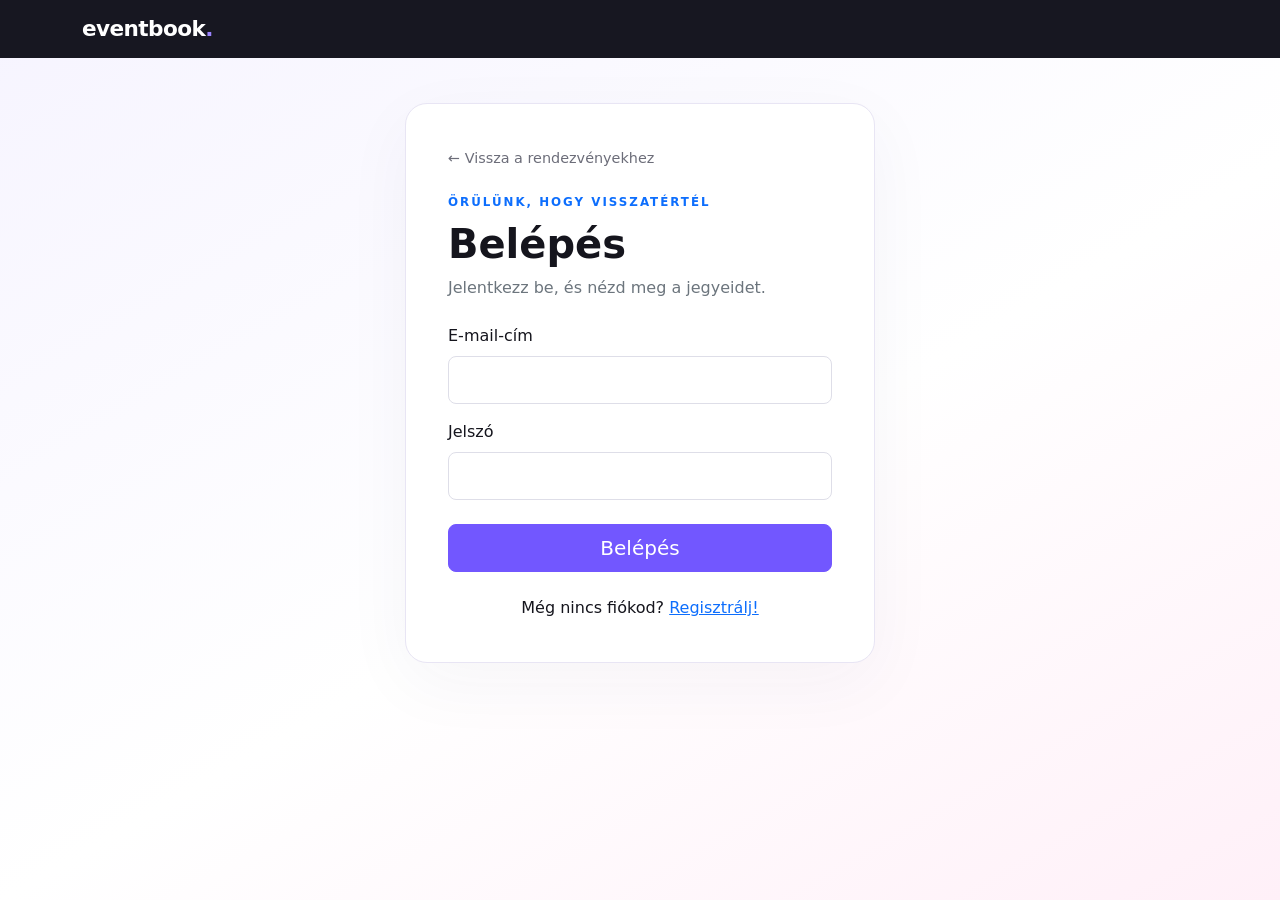
<file: eventbook-cloud/frontend/login.html>
<!doctype html><html lang="hu"><head><meta charset="utf-8"><meta name="viewport" content="width=device-width, initial-scale=1"><title>Belépés — EventBook</title><link href="https://cdn.jsdelivr.net/npm/bootstrap@5.3.7/dist/css/bootstrap.min.css" rel="stylesheet"><link href="css/style.css" rel="stylesheet"></head>
<body class="auth-bg"><nav class="navbar navbar-dark eb-nav"><div class="container"><a class="navbar-brand fw-bold" href="/">eventbook<span class="brand-dot">.</span></a></div></nav>
<main class="container auth-wrap"><div class="auth-card"><a href="/" class="back-link">← Vissza a rendezvényekhez</a><div class="eyebrow text-primary mt-4">ÖRÜLÜNK, HOGY VISSZATÉRTÉL</div><h1 class="fw-bold mt-2">Belépés</h1><p class="text-secondary">Jelentkezz be, és nézd meg a jegyeidet.</p><div id="form-alert"></div>
<form id="login-form"><label class="form-label mt-2" for="email">E-mail-cím</label><input class="form-control form-control-lg" id="email" type="email" required autocomplete="email"><label class="form-label mt-3" for="password">Jelszó</label><input class="form-control form-control-lg" id="password" type="password" required autocomplete="current-password"><button class="btn btn-primary btn-lg w-100 mt-4">Belépés</button></form><p class="text-center mt-4 mb-0">Még nincs fiókod? <a href="register.html">Regisztrálj!</a></p></div></main>
<script src="js/api.js"></script><script src="js/auth.js"></script></body></html>
</file>
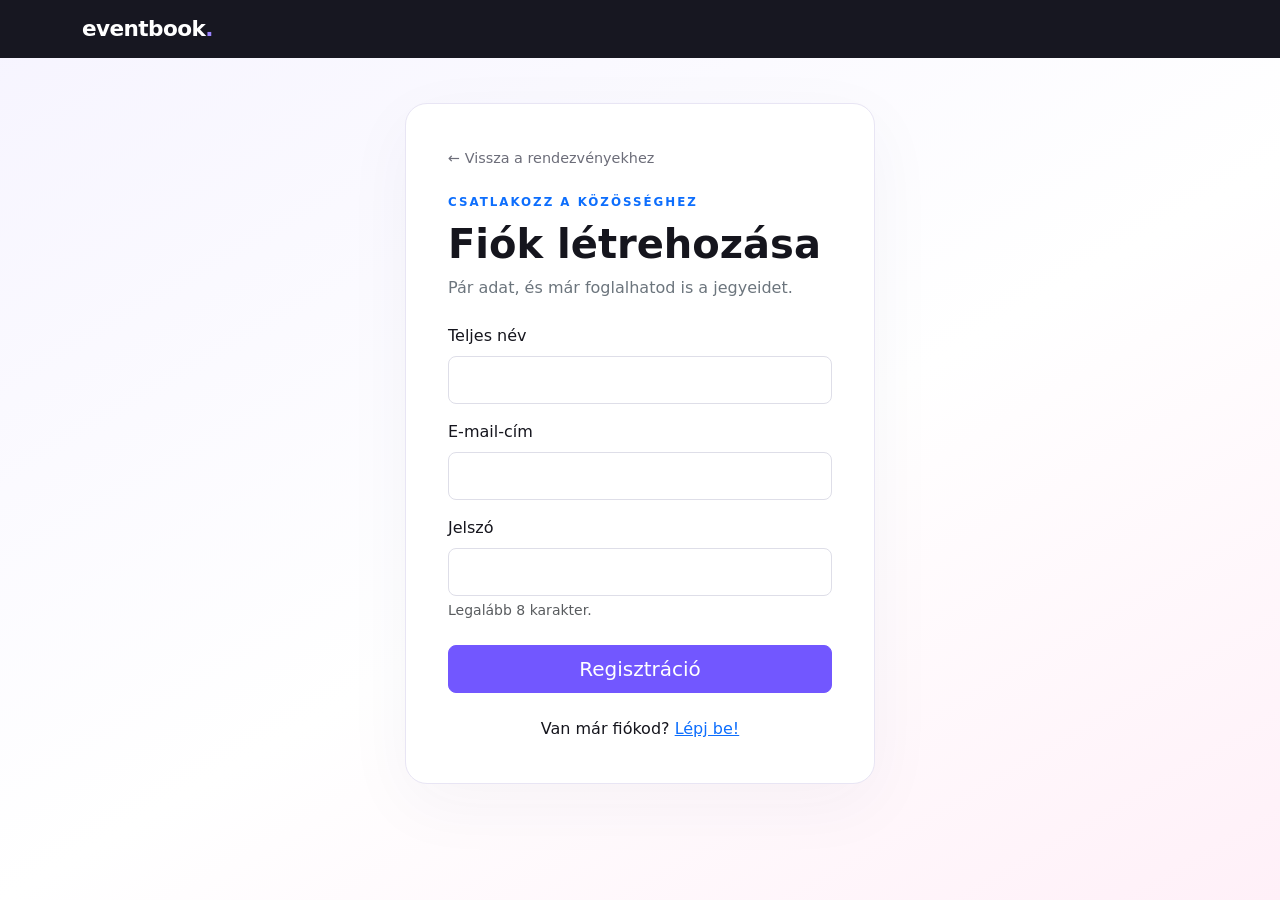
<file: eventbook-cloud/frontend/register.html>
<!doctype html><html lang="hu"><head><meta charset="utf-8"><meta name="viewport" content="width=device-width, initial-scale=1"><title>Regisztráció — EventBook</title><link href="https://cdn.jsdelivr.net/npm/bootstrap@5.3.7/dist/css/bootstrap.min.css" rel="stylesheet"><link href="css/style.css" rel="stylesheet"></head>
<body class="auth-bg"><nav class="navbar navbar-dark eb-nav"><div class="container"><a class="navbar-brand fw-bold" href="/">eventbook<span class="brand-dot">.</span></a></div></nav>
<main class="container auth-wrap"><div class="auth-card"><a href="/" class="back-link">← Vissza a rendezvényekhez</a><div class="eyebrow text-primary mt-4">CSATLAKOZZ A KÖZÖSSÉGHEZ</div><h1 class="fw-bold mt-2">Fiók létrehozása</h1><p class="text-secondary">Pár adat, és már foglalhatod is a jegyeidet.</p><div id="form-alert"></div>
<form id="register-form"><label class="form-label mt-2" for="name">Teljes név</label><input class="form-control form-control-lg" id="name" required minlength="2" autocomplete="name"><label class="form-label mt-3" for="email">E-mail-cím</label><input class="form-control form-control-lg" id="email" type="email" required autocomplete="email"><label class="form-label mt-3" for="password">Jelszó</label><input class="form-control form-control-lg" id="password" type="password" required minlength="8" autocomplete="new-password"><div class="form-text">Legalább 8 karakter.</div><button class="btn btn-primary btn-lg w-100 mt-4">Regisztráció</button></form><p class="text-center mt-4 mb-0">Van már fiókod? <a href="login.html">Lépj be!</a></p></div></main>
<script src="js/api.js"></script><script src="js/auth.js"></script></body></html>
</file>
<file: eventbook-cloud/frontend/css/style.css>
:root{--ink:#15151d;--muted:#6c6d79;--purple:#7257ff;--pink:#f35bb5;--line:#e9e9ef}
*{box-sizing:border-box}body{color:var(--ink);font-family:Inter,ui-sans-serif,system-ui,-apple-system,"Segoe UI",sans-serif;background:#fff}.eb-nav{background:#171721}.navbar-brand{letter-spacing:-.6px;font-size:1.35rem}.brand-dot{color:#9b83ff}.hero{background:radial-gradient(ellipse at 80% 10%,#453276 0,transparent 38%),linear-gradient(120deg,#171721,#211c36 70%,#171721);color:white;overflow:hidden}.eyebrow{font-size:.74rem;letter-spacing:2px;font-weight:800}.gradient-text{background:linear-gradient(90deg,#b3a4ff,#ff89c8);-webkit-background-clip:text;background-clip:text;color:transparent}.btn-primary{background:var(--purple);border-color:var(--purple)}.btn-primary:hover{background:#5d42ec;border-color:#5d42ec}.hero-ticket{max-width:340px;margin:auto;transform:rotate(4deg);padding:24px;background:linear-gradient(145deg,#bdaeff,#f6a8d5);border-radius:22px;color:#20172f;box-shadow:0 28px 80px #09071180;position:relative}.ticket-top,.ticket-bottom{font-size:.7rem;letter-spacing:2px;font-weight:900;display:flex;justify-content:space-between}.ticket-art{font-size:6rem;line-height:1.15;text-align:center;color:#5b36bc}.ticket-title{font-weight:1000;font-size:2.4rem;line-height:.98;letter-spacing:-2px}.ticket-bottom{border-top:1px dashed #5e4d7a;padding-top:16px;margin-top:22px}.event-card{border:1px solid var(--line);border-radius:18px;overflow:hidden;height:100%;transition:transform .2s,box-shadow .2s;background:white}.event-card:hover{transform:translateY(-4px);box-shadow:0 18px 45px #1c173015}.event-image{height:210px;object-fit:cover;width:100%;background:#eee}.event-body{padding:20px}.event-category{color:#7257ff;font-size:.72rem;font-weight:800;letter-spacing:1.2px;text-transform:uppercase}.event-title{font-weight:800;font-size:1.2rem;letter-spacing:-.4px}.event-meta{color:var(--muted);font-size:.9rem}.price{font-size:1.1rem;font-weight:800}.btn-category{border:1px solid #dedee8;border-radius:50px;padding:.5rem 1rem}.btn-category.active,.btn-category:hover{background:#171721;color:#fff}.eb-footer{background:#171721;color:#c7c5d2;padding:28px 0;font-size:.85rem}.auth-bg{background:linear-gradient(150deg,#f6f4ff,#fff 55%,#fff0f8);min-height:100vh}.auth-wrap{display:flex;justify-content:center;padding-top:5vh;padding-bottom:5vh}.auth-card{width:100%;max-width:470px;padding:clamp(24px,5vw,42px);border:1px solid #e8e5f4;border-radius:22px;background:#fff;box-shadow:0 20px 70px #30235c0b}.back-link{font-size:.9rem;text-decoration:none;color:var(--muted)}.form-control,.form-select{border-color:#dedee8}.form-control:focus,.form-select:focus{border-color:#9c8cff;box-shadow:0 0 0 .2rem #7257ff20}.ticket-card,.admin-panel{border:1px solid var(--line);border-radius:16px;padding:22px;background:white}.ticket-code{font-family:ui-monospace,monospace;letter-spacing:1px}.stat-card{border:1px solid var(--line);border-radius:16px;padding:20px}.stat-value{font-size:1.7rem;font-weight:850}.table{vertical-align:middle}@media(max-width:767px){.hero h1{font-size:2.7rem}.hero-ticket{max-width:290px}.event-image{height:190px}}
</file>
